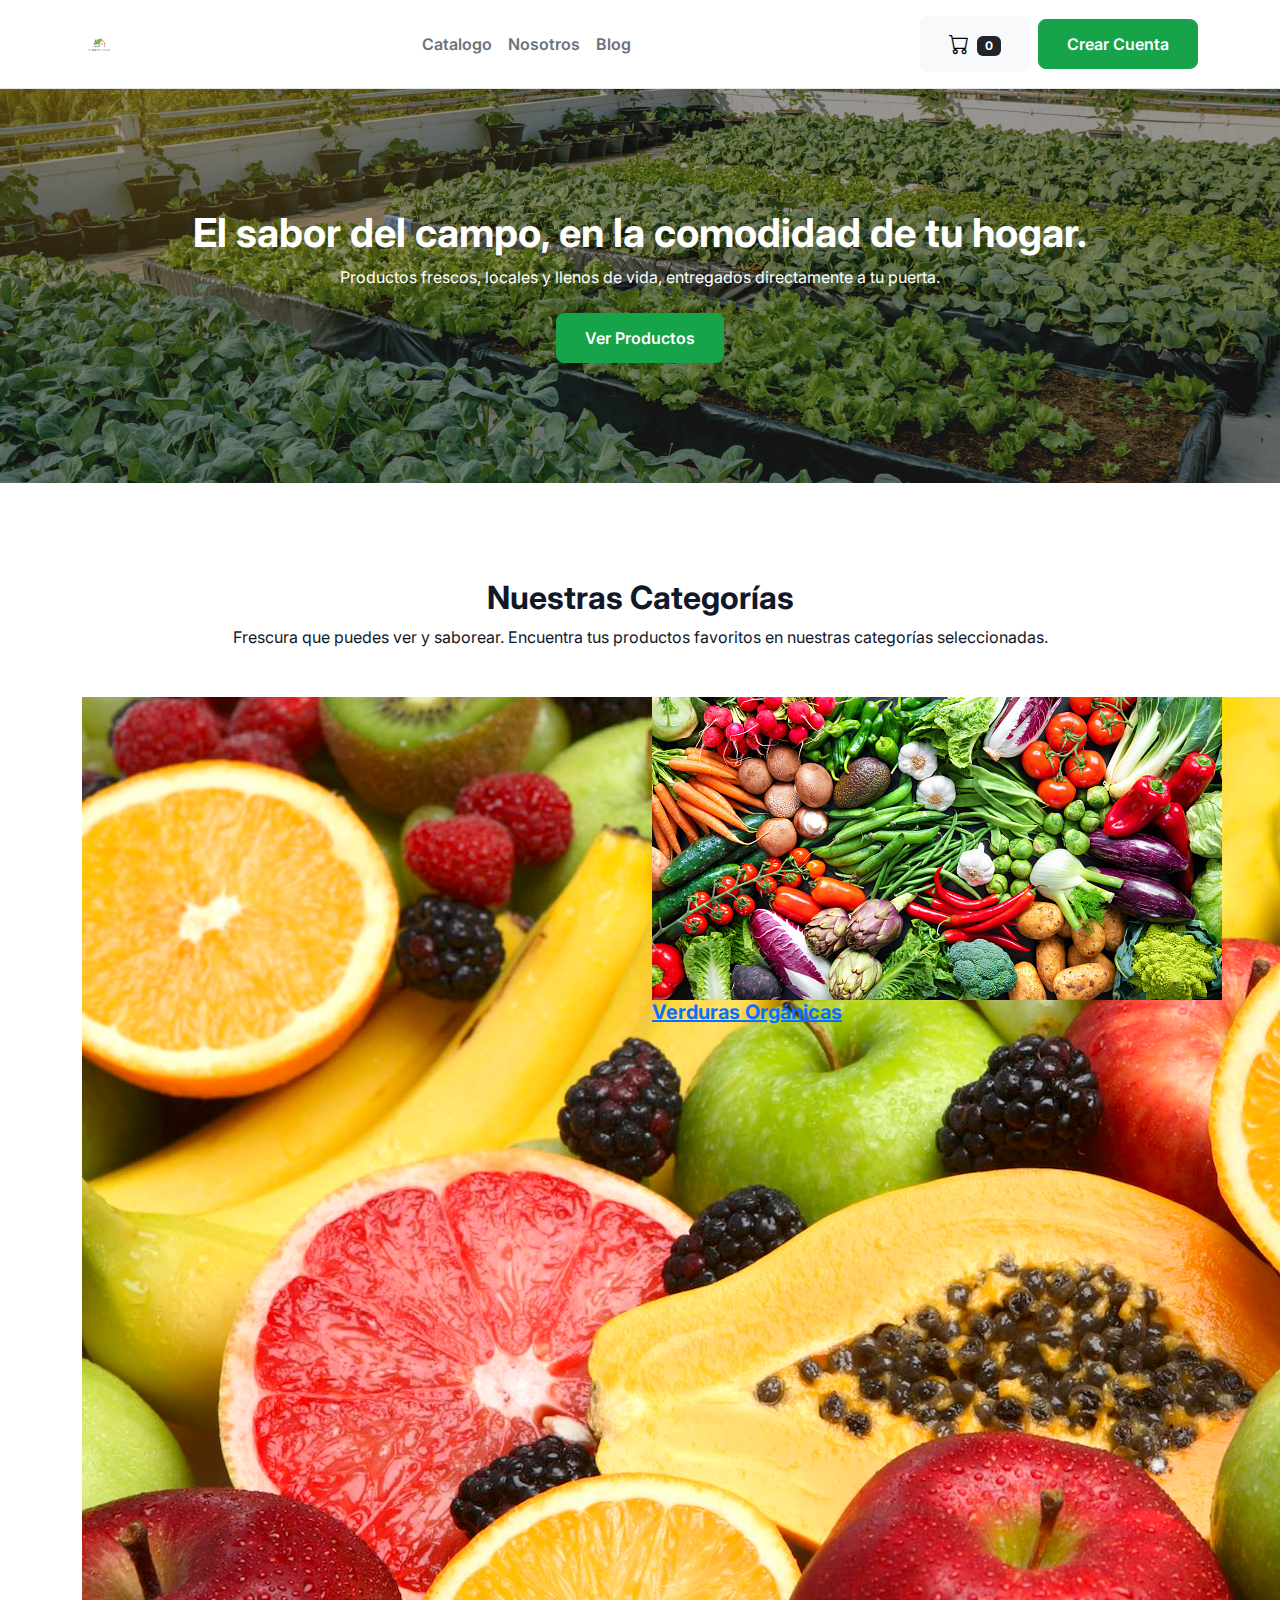
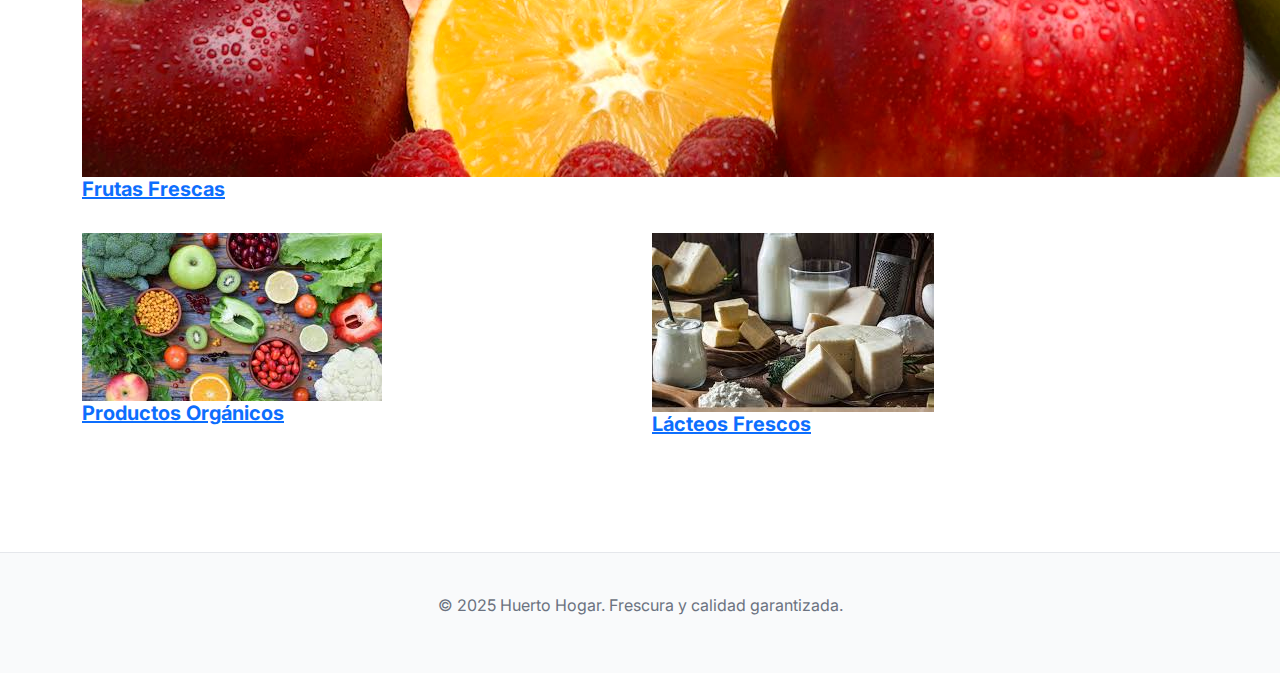
<file: index.html>
<!DOCTYPE html>
<html lang="es">

<head>
    <meta charset="UTF-8">
    <meta name="viewport" content="width=device-width, initial-scale=1.0">
    <title>Huerto Hogar - Frescura y Calidad a tu Puerta</title>
    <link rel="stylesheet" href="css/bootstrap.min.css">
    <link rel="stylesheet" href="css/miestilo.css">
    <link rel="stylesheet" href="https://cdn.jsdelivr.net/npm/bootstrap-icons@1.10.5/font/bootstrap-icons.css">

</head>

<body>

    <nav class="navbar navbar-expand-lg navbar-light">
        <div class="container">
            <a class="navbar-brand" href="index.html">
                <img src="img/logo.png" alt="Logo Huerto Hogar">
            </a>
            <button class="navbar-toggler" type="button" data-bs-toggle="collapse" data-bs-target="#navbarNav">
                <span class="navbar-toggler-icon"></span>
            </button>
            <div class="collapse navbar-collapse" id="navbarNav">
                <ul class="navbar-nav mx-auto">
                    <li class="nav-item"><a class="nav-link" href="#categorias">Catalogo</a></li>
                    <li class="nav-item"><a class="nav-link" href="#">Nosotros</a></li>
                    <li class="nav-item"><a class="nav-link" href="blog.html">Blog</a></li>
                </ul>
                <div class="d-flex align-items-center">
                    <a href="carrito.html" class="btn btn-light me-2">
                        <i class="bi bi-cart fs-5"></i>
                        <span class="badge bg-dark text-white ms-1" id="carrito-contador">0</span>
                    </a>
                    <a href="registro.html" class="btn btn-primary d-none d-lg-block">Crear Cuenta</a>
                </div>
            </div>
        </div>
    </nav>

    <header class="hero-section-con-imagen">
        <div class="container text-center">
            <h1 class="mx-auto">El sabor del campo, en la comodidad de tu hogar.</h1>
            <p class="mx-auto">Productos frescos, locales y llenos de vida, entregados directamente a tu puerta.</p>
            <div class="mt-4">
                <!-- Botón en el hero -->
                <a href="#categorias" class="btn btn-primary">Ver Productos</a>
            </div>
    </header>
    <main class="container my-5 py-5" id="categorias">
        <div class="text-center mb-5">
            <h2 class="section-title">Nuestras Categorías</h2>
            <p class="section-subtitle">Frescura que puedes ver y saborear. Encuentra tus productos favoritos en
                nuestras categorías seleccionadas.</p>
        </div>

        <div class="row g-4">
            <div class="col-md-6">
                <a href="frutasfres.html" class="card-category">
                    <img src="img/frutasfrescas.jpg" alt="Frutas Frescas">
                    <div class="card-category-overlay">
                        <h5 class="card-category-title">Frutas Frescas</h5>
                    </div>
                </a>
            </div>
            <div class="col-md-6">
                <a href="verduras.html" class="card-category">
                    <img src="img/organicas.jpg" alt="Verduras Orgánicas">
                    <div class="card-category-overlay">
                        <h5 class="card-category-title">Verduras Orgánicas</h5>
                    </div>
                </a>
            </div>
            <div class="col-md-6">
                <a href="productosorg.html" class="card-category">
                    <img src="img/prodorganicos.jpg" alt="Productos Orgánicos">
                    <div class="card-category-overlay">
                        <h5 class="card-category-title">Productos Orgánicos</h5>
                    </div>
                </a>
            </div>
            <div class="col-md-6">
                <a href="#" class="card-category">
                    <img src="img/lacteos.jpg" alt="Lácteos Frescos">
                    <div class="card-category-overlay">
                        <h5 class="card-category-title">Lácteos Frescos</h5>
                    </div>
                </a>
            </div>
        </div>
    </main>


    <footer class="footer text-center">
        <div class="container">
            <p>&copy; 2025 Huerto Hogar. Frescura y calidad garantizada.</p>
        </div>
    </footer>

    <script src="https://cdn.jsdelivr.net/npm/bootstrap@5.1.3/dist/js/bootstrap.bundle.min.js"></script>
    <script src="js/carrito.js"></script>
</body>

</html>
</file>
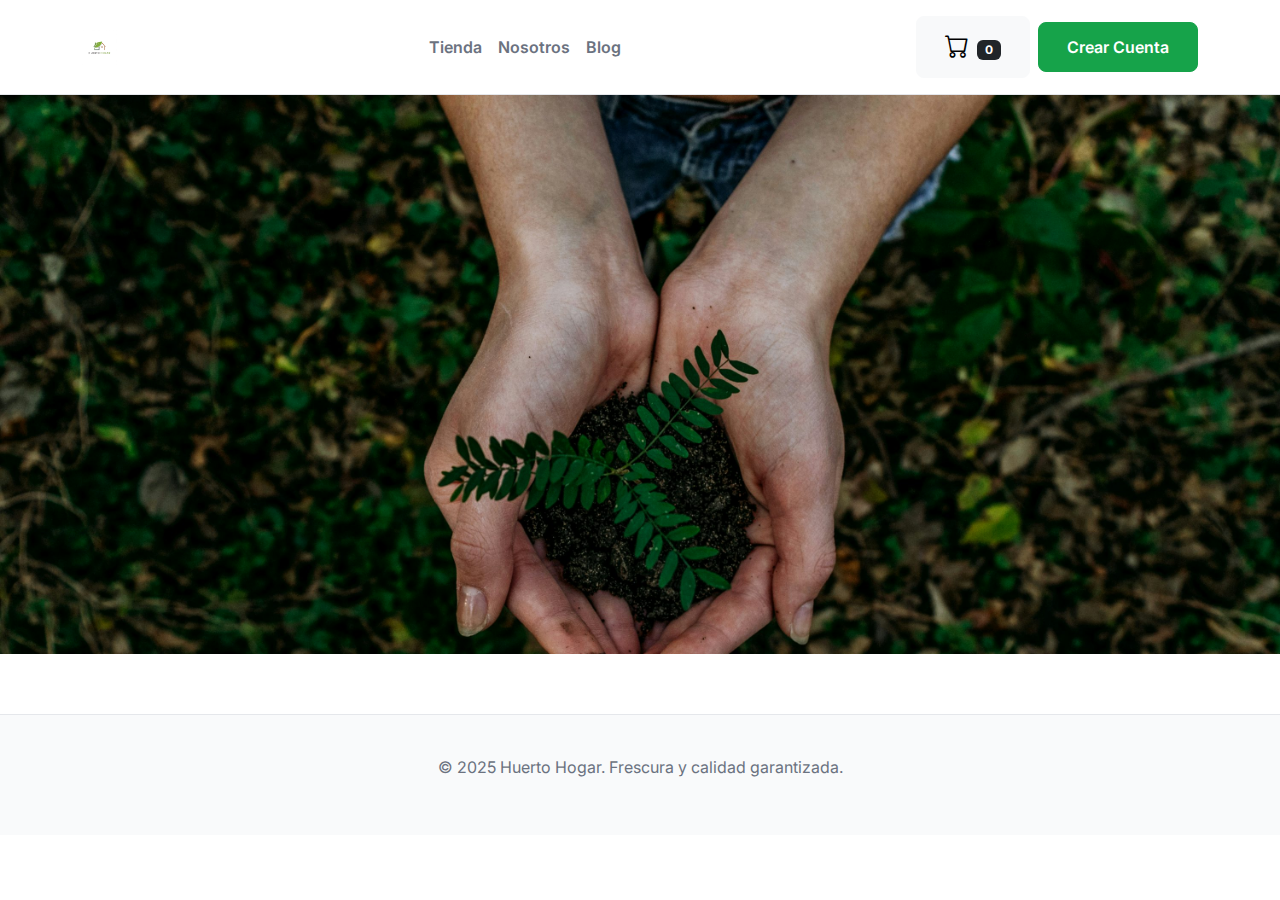
<file: blog.html>
<!DOCTYPE html>
<html lang="es">
<head>
    <meta charset="UTF-8">
    <meta name="viewport" content="width=device-width, initial-scale=1.0">
    <title>Nuestro Compromiso - Huerto Hogar</title>
    <link rel="stylesheet" href="css/bootstrap.min.css">
    <link rel="stylesheet" href="css/miestilo.css">
    <link rel="stylesheet" href="https://cdn.jsdelivr.net/npm/bootstrap-icons@1.10.5/font/bootstrap-icons.css">
</head>
<body>

    <nav class="navbar navbar-expand-lg navbar-light">
        <div class="container">
            <a class="navbar-brand" href="index.html">
                <img src="img/logo.png" alt="Logo Huerto Hogar">
            </a>
            <button class="navbar-toggler" type="button" data-bs-toggle="collapse" data-bs-target="#navbarNav">
                <span class="navbar-toggler-icon"></span>
            </button>
            <div class="collapse navbar-collapse" id="navbarNav">
                <ul class="navbar-nav mx-auto">
                    <li class="nav-item"><a class="nav-link" href="index.html">Tienda</a></li>
                    <li class="nav-item"><a class="nav-link" href="nosotros.html">Nosotros</a></li>
                    <li class="nav-item"><a class="nav-link" href="blog.html">Blog</a></li>
                </ul>
                <div class="d-flex align-items-center">
                    <a href="carrito.html" class="btn btn-light me-2">
                        <i class="bi bi-cart fs-4"></i>
                        <span class="badge bg-dark text-white ms-1" id="carrito-contador">0</span>
                    </a>
                    <a href="registro.html" class="btn btn-primary d-none d-lg-block">Crear Cuenta</a>
                </div>
            </div>
        </div>
    </nav>

    <main>
        <section class="hero-blog-background position-relative d-flex align-items-center justify-content-center text-white text-center">
            <div id="blogCarousel" class="carousel slide carousel-fade position-absolute top-0 start-0 w-100 h-100" data-bs-ride="carousel" data-bs-interval="5000">
                <div class="carousel-inner w-100 h-100">
                    <div class="carousel-item active">
                        <img src="img/blog4.jpg" class="d-block w-100 h-100 object-fit-cover" alt="Campo de cultivo">
                    </div>
                    <div class="carousel-item">
                        <img src="img/blog6.jpg" class="d-block w-100 h-100 object-fit-cover" alt="Frutas Frescas">
                    </div>
                    <div class="carousel-item">
                        <img src="img/blog3.jpg" class="d-block w-100 h-100 object-fit-cover" alt="Verduras Orgánicas">
                    </div>
                </div>
            </div>
            
            <div class="blog-overlay position-absolute top-0 start-0 w-100 h-100 bg-dark opacity-50"></div>
            
            <div class="container blog-content text-white z-index-1 position-relative py-5">
                <div class="row justify-content-center">
                    <div class="col-lg-8">
                        <h1 class="display-4 mb-3">Un Estilo de Vida Saludable con Huerto Hogar</h1>
                        <p class="lead mb-4">Descubre cómo nuestros productos frescos y orgánicos te ayudan a vivir mejor. Conectamos la pureza del campo con la comodidad de tu hogar.</p>
                        
                        <h2 class="h4 mt-5">Nuestra Granja: Sostenibilidad y Pasión</h2>
                        <p class="mb-4">En el corazón de Huerto Hogar, nuestra granja es un santuario de prácticas sostenibles. Cultivamos con respeto por la tierra, asegurando que cada cosecha sea tan pura como nutritiva. Es nuestra promesa de calidad, directamente de nuestra tierra a tu mesa.</p>

                        <a href="index.html" class="btn btn-primary btn-lg mt-3">Descubre Nuestros Productos</a>
                    </div>
                </div>
            </div>
        </section>
    </main>

    <footer class="footer text-center">
        <div class="container">
            <p>&copy; 2025 Huerto Hogar. Frescura y calidad garantizada.</p>
        </div>
    </footer>

    <script src="https://cdn.jsdelivr.net/npm/bootstrap@5.1.3/dist/js/bootstrap.bundle.min.js"></script>
    <script src="js/carrito.js"></script>
</body>
</html>
</file>
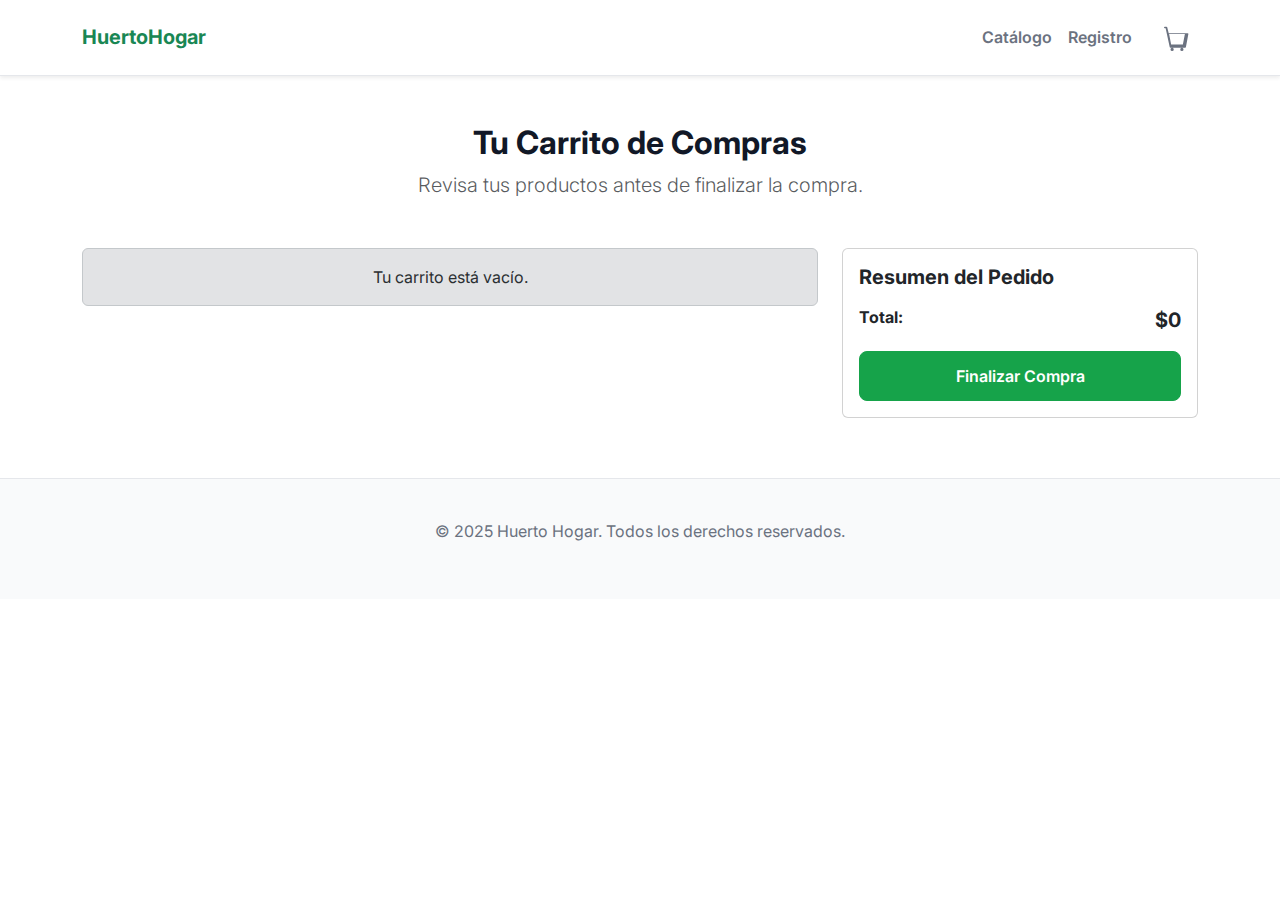
<file: carrito.html>
<!DOCTYPE html>
<html lang="es">
<head>
    <meta charset="UTF-8">
    <meta name="viewport" content="width=device-width, initial-scale=1.0">
    <title>Tu Carrito de Compras - Huerto Hogar</title>

    <link rel="stylesheet" href="css/bootstrap.min.css">
    <link rel="stylesheet" href="css/miestilo.css">
    <link rel="stylesheet" href="https://cdn.jsdelivr.net/npm/bootstrap-icons@1.10.5/font/bootstrap-icons.css">
</head>
<body>

    <nav class="navbar navbar-expand-lg shadow-sm bg-white">
        <div class="container">
            <a class="navbar-brand fw-bold text-success" href="index.html">HuertoHogar</a>
            <button class="navbar-toggler" type="button" data-bs-toggle="collapse" data-bs-target="#menu">
                <span class="navbar-toggler-icon"></span>
            </button>
            <div class="collapse navbar-collapse" id="menu">
                <ul class="navbar-nav ms-auto align-items-center">
                    <li class="nav-item"><a class="nav-link" href="#categorias">Catálogo</a></li>
                    <li class="nav-item"><a class="nav-link" href="registro.html">Registro</a></li>
                    <!-- Icono de carrito -->
                    <li class="nav-item ms-3">
                        <a class="nav-link position-relative" href="carrito.html" title="Ver carrito">
                            <!-- Icono SVG de carrito -->
                            <svg xmlns="http://www.w3.org/2000/svg" width="26" height="26" fill="currentColor" class="bi bi-cart" viewBox="0 0 16 16">
                              <path d="M0 1.5A.5.5 0 0 1 .5 1h1a.5.5 0 0 1 .485.379L2.89 5H14.5a.5.5 0 0 1 .491.592l-1.5 8A.5.5 0 0 1 13 14H4a.5.5 0 0 1-.491-.408L1.01 2H.5a.5.5 0 0 1-.5-.5zm3.14 4l1.25 6.5h7.22l1.25-6.5H3.14zM5 16a1 1 0 1 0 0-2 1 1 0 0 0 0 2zm6 0a1 1 0 1 0 0-2 1 1 0 0 0 0 2z"/>
                            </svg>
                        </a>
                    </li>
                </ul>
            </div>
        </div>
    </nav>

    <main class="container my-5">
        <div class="text-center mb-5">
            <h2>Tu Carrito de Compras</h2>
            <p class="lead text-muted">Revisa tus productos antes de finalizar la compra.</p>
        </div>

        <div class="row">
            <div class="col-lg-8" id="lista-carrito">
                </div>

            <div class="col-lg-4">
                <div class="card">
                    <div class="card-body">
                        <h5 class="card-title">Resumen del Pedido</h5>
                        <div class="d-flex justify-content-between my-3">
                            <span class="fw-bold">Total:</span>
                            <span class="fw-bold fs-5" id="carrito-total">$0</span>
                        </div>
                        <a href="#" class="btn btn-primary w-100">Finalizar Compra</a>
                    </div>
                </div>
            </div>
        </div>
    </main>

    <footer class="footer text-center">
        <div class="container"><p>&copy; 2025 Huerto Hogar. Todos los derechos reservados.</p></div>
    </footer>
    
    <script src="https://cdn.jsdelivr.net/npm/bootstrap@5.1.3/dist/js/bootstrap.bundle.min.js"></script>
    <script src="js/carrito.js"></script> </body>
</html>
</file>
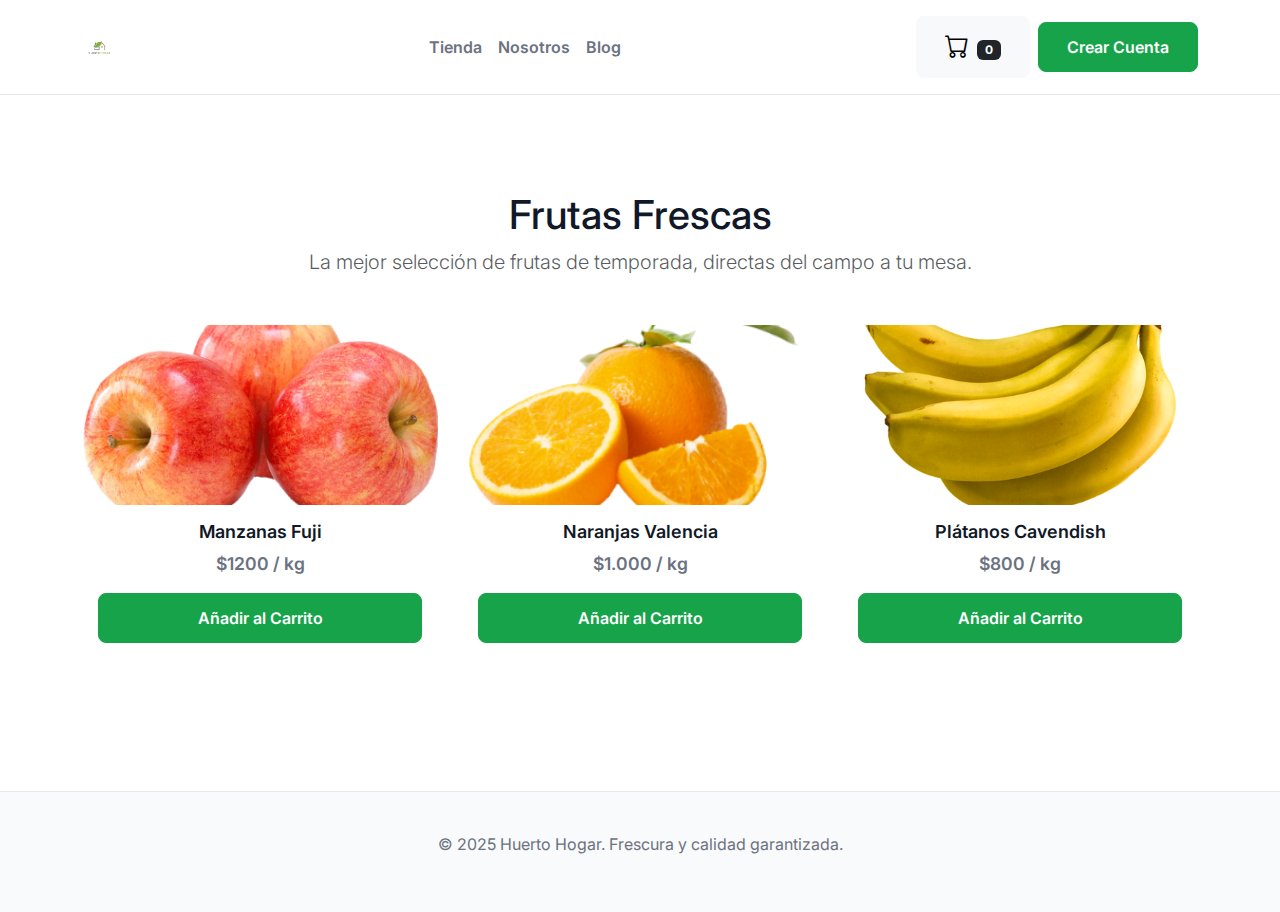
<file: frutasfres.html>
<!DOCTYPE html>
<html lang="es">
<head>
    <meta charset="UTF-8">
    <meta name="viewport" content="width=device-width, initial-scale=1.0">
    <title>Frutas Frescas - Huerto Hogar</title>
    <link rel="stylesheet" href="css/bootstrap.min.css">
    <link rel="stylesheet" href="css/miestilo.css">
    <link rel="stylesheet" href="https://cdn.jsdelivr.net/npm/bootstrap-icons@1.10.5/font/bootstrap-icons.css">
</head>
<body>

    <nav class="navbar navbar-expand-lg navbar-light">
        <div class="container">
            <a class="navbar-brand" href="index.html">
                <img src="img/logo.png" alt="Logo Huerto Hogar">
            </a>
            <button class="navbar-toggler" type="button" data-bs-toggle="collapse" data-bs-target="#navbarNav">
                <span class="navbar-toggler-icon"></span>
            </button>
            <div class="collapse navbar-collapse" id="navbarNav">
                <ul class="navbar-nav mx-auto">
                    <li class="nav-item"><a class="nav-link" href="#">Tienda</a></li>
                    <li class="nav-item"><a class="nav-link" href="#">Nosotros</a></li>
                    <li class="nav-item"><a class="nav-link" href="#">Blog</a></li>
                </ul>
                <div class="d-flex align-items-center">
                    <a href="carrito.html" class="btn btn-light me-2">
                        <i class="bi bi-cart fs-4"></i>
                        <span class="badge bg-dark text-white ms-1" id="carrito-contador">0</span>
                    </a>
                    <a href="registro.html" class="btn btn-primary d-none d-lg-block">Crear Cuenta</a>
                </div>
            </div>
        </div>
    </nav>

    <main class="container my-5 py-5">
        <div class="text-center mb-5">
            <h1 class="h1">Frutas Frescas</h1>
            <p class="lead text-muted">La mejor selección de frutas de temporada, directas del campo a tu mesa.</p>
        </div>

        <div class="row">
            <div class="col-md-6 col-lg-4 mb-4">
                <div class="card card-product">
                    <img src="img/Manzana-Fuji.jpg" class="card-img-top" alt="Manzanas Fuji">
                    <div class="card-body">
                        <h5 class="card-title">Manzanas Fuji</h5>
                        <p class="card-price">$1200 / kg</p>
                        <a href="#" class="btn btn-primary w-100">Añadir al Carrito</a>
                        <h6 class="card-subtitle d-none">$1200 CLP / kg</h6>
                    </div>
                </div>
            </div>

            <div class="col-md-6 col-lg-4 mb-4">
                <div class="card card-product">
                    <img src="img/naranja-valencia.png" class="card-img-top" alt="Naranjas Valencia">
                    <div class="card-body">
                        <h5 class="card-title">Naranjas Valencia</h5>
                        <p class="card-price">$1.000 / kg</p>
                        <a href="#" class="btn btn-primary w-100">Añadir al Carrito</a>
                        <h6 class="card-subtitle d-none">$1000 CLP / kg</h6>
                    </div>
                </div>
            </div>

            <div class="col-md-6 col-lg-4 mb-4">
                <div class="card card-product">
                    <img src="img/Platanos-Cavendish.png" class="card-img-top" alt="Plátanos Cavendish">
                    <div class="card-body">
                        <h5 class="card-title">Plátanos Cavendish</h5>
                        <p class="card-price">$800 / kg</p>
                        <a href="#" class="btn btn-primary w-100">Añadir al Carrito</a>
                        <h6 class="card-subtitle d-none">$800 CLP / kg</h6>
                    </div>
                </div>
            </div>
        </div>
    </main>
    
    <footer class="footer text-center">
        <div class="container">
            <p>&copy; 2025 Huerto Hogar. Frescura y calidad garantizada.</p>
        </div>
    </footer>

    <script src="https://cdn.jsdelivr.net/npm/bootstrap@5.1.3/dist/js/bootstrap.bundle.min.js"></script>
    <script src="js/carrito.js"></script>
</body>
</html>
</file>
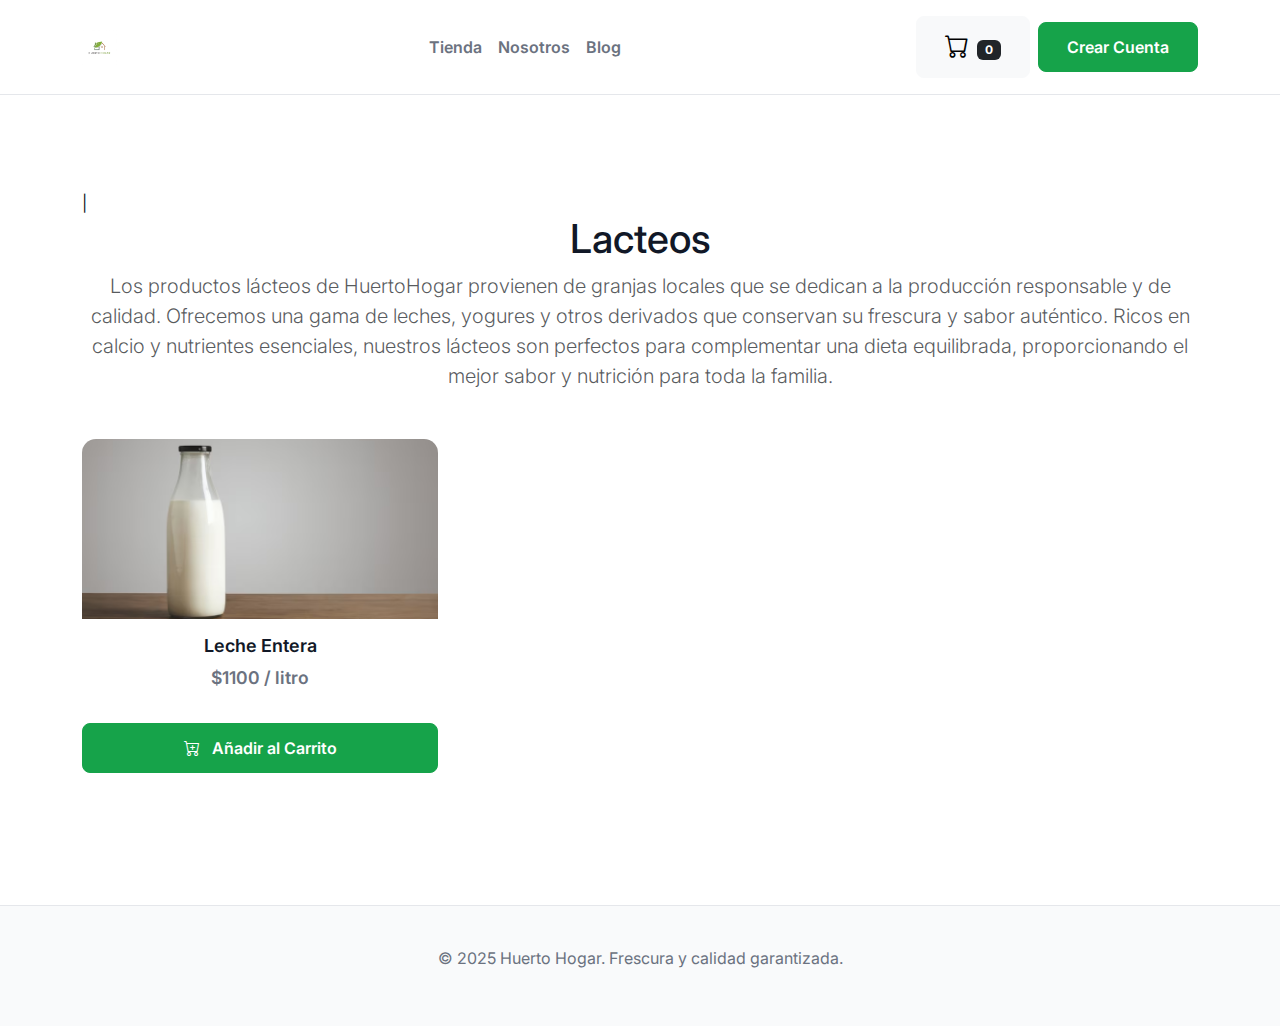
<file: lacteos.html>
<!DOCTYPE html>
<html lang="es">
<head>
    <meta charset="UTF-8">
    <meta name="viewport" content="width=device-width, initial-scale=1.0">
    <title>Productos Orgánicos - Huerto Hogar</title>
    <link rel="stylesheet" href="css/bootstrap.min.css">
    <link rel="stylesheet" href="css/miestilo.css">
    <link rel="stylesheet" href="https://cdn.jsdelivr.net/npm/bootstrap-icons@1.10.5/font/bootstrap-icons.css">
</head>
<body>

    <nav class="navbar navbar-expand-lg navbar-light">
        <div class="container">
            <a class="navbar-brand" href="index.html">
                <img src="img/logo.png" alt="Logo Huerto Hogar">
            </a>
            <button class="navbar-toggler" type="button" data-bs-toggle="collapse" data-bs-target="#navbarNav">
                <span class="navbar-toggler-icon"></span>
            </button>
            <div class="collapse navbar-collapse" id="navbarNav">
                <ul class="navbar-nav mx-auto">
                    <li class="nav-item"><a class="nav-link" href="index.html">Tienda</a></li>
                    <li class="nav-item"><a class="nav-link" href="nosotros.html">Nosotros</a></li>
                    <li class="nav-item"><a class="nav-link" href="blog.html">Blog</a></li>
                </ul>
                <div class="d-flex align-items-center">
                    <a href="carrito.html" class="btn btn-light me-2">
                        <i class="bi bi-cart fs-4"></i>
                        <span class="badge bg-dark text-white ms-1" id="carrito-contador">0</span>
                    </a>
                    <a href="registro.html" class="btn btn-primary d-none d-lg-block">Crear Cuenta</a>
                </div>
            </div>
        </div>
    </nav>

    <main class="container my-5 py-5">|
        <div class="text-center mb-5">
            <h1 class="h1">Lacteos</h1>
            <p class="lead text-muted">Los productos lácteos de HuertoHogar provienen de granjas locales que se
dedican a la producción responsable y de calidad. Ofrecemos una gama de leches, yogures
y otros derivados que conservan su frescura y sabor auténtico. Ricos en calcio y nutrientes
esenciales, nuestros lácteos son perfectos para complementar una dieta equilibrada,
proporcionando el mejor sabor y nutrición para toda la familia.</p>
        </div>

        <div class="row">
            <div class="col-md-6 col-lg-4 mb-4">
                <div class="card card-product">
                    <img src="img/leche.jpg" class="card-img-top" alt="Miel Orgánica">
                    <div class="card-body">
                        <h5 class="card-title">Leche Entera</h5>
                        <p class="card-price">$1100 / litro</p>
                    </div>
                    <div class="btn-container">
                        <a href="#" class="btn btn-primary w-100">
                            <i class="bi bi-cart-plus me-2"></i> Añadir al Carrito
                        </a>
                    </div>
                    <h6 class="card-subtitle d-none">$1100 CLP / litro</h6>
                </div>
            </div>
    </main>
    
    <footer class="footer text-center">
        <div class="container">
            <p>&copy; 2025 Huerto Hogar. Frescura y calidad garantizada.</p>
        </div>
    </footer>

    <script src="https://cdn.jsdelivr.net/npm/bootstrap@5.1.3/dist/js/bootstrap.bundle.min.js"></script>
    <script src="js/carrito.js"></script>
</body>
</html>
</file>
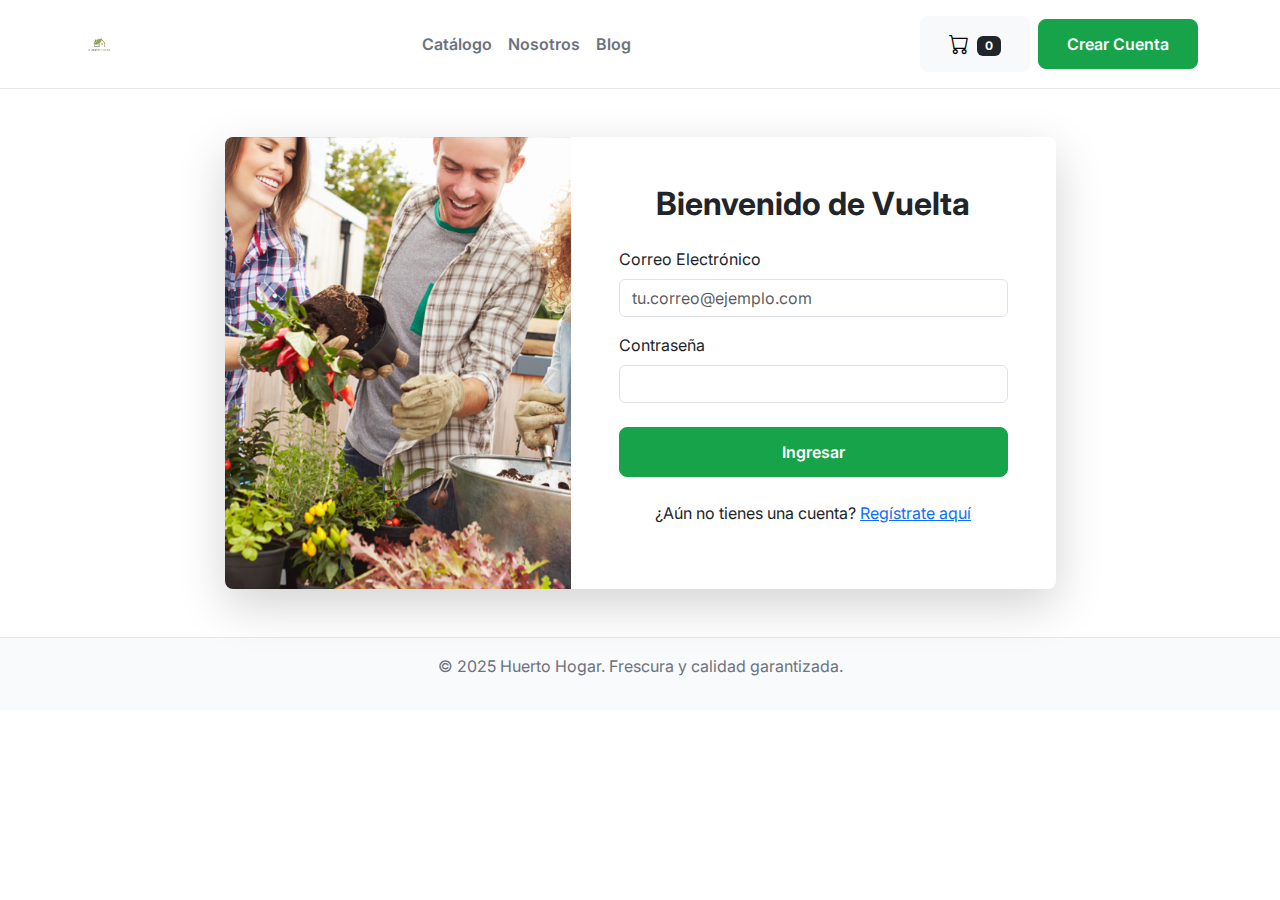
<file: login.html>
<!DOCTYPE html>
<html lang="es">
<head>
    <meta charset="UTF-8">
    <meta name="viewport" content="width=device-width, initial-scale=1.0">
    <title>Iniciar Sesión - Huerto Hogar</title>
    <link rel="stylesheet" href="css/bootstrap.min.css">
    <link rel="stylesheet" href="css/miestilo.css">
    <link rel="stylesheet" href="https://cdn.jsdelivr.net/npm/bootstrap-icons@1.10.5/font/bootstrap-icons.css">
    <style>
        /* Estilo para que la imagen del login ocupe todo el alto de su columna */
        .login-image {
            background-image: url('img/LOGIN1.jpg');
            background-size: cover;
            background-position: center;
            border-top-left-radius: 0.5rem;
            border-bottom-left-radius: 0.5rem;
        }
    </style>
</head>
<body>

    <nav class="navbar navbar-expand-lg navbar-light">
        <div class="container">
            <a class="navbar-brand" href="index.html">
                <img src="img/logo.png" alt="Logo Huerto Hogar">
            </a>
            <button class="navbar-toggler" type="button" data-bs-toggle="collapse" data-bs-target="#navbarNav">
                <span class="navbar-toggler-icon"></span>
            </button>
            <div class="collapse navbar-collapse" id="navbarNav">
                <ul class="navbar-nav mx-auto">
                    <li class="nav-item"><a class="nav-link" href="index.html#categorias">Catálogo</a></li>
                    <li class="nav-item"><a class="nav-link" href="nosotros.html">Nosotros</a></li>
                    <li class="nav-item"><a class="nav-link" href="blog.html">Blog</a></li>
                </ul>
                <div class="d-flex align-items-center">
                    <a href="carrito.html" class="btn btn-light me-2">
                        <i class="bi bi-cart fs-5"></i>
                        <span class="badge bg-dark text-white ms-1" id="carrito-contador">0</span>
                    </a>
                    <a href="registro.html" class="btn btn-primary d-none d-lg-block">Crear Cuenta</a>
                </div>
            </div>
        </div>
    </nav>

    <main class="container my-5">
        <div class="row justify-content-center">
            <div class="col-lg-10 col-xl-9">
                <div class="card shadow-lg border-0 rounded-3">
                    <div class="row g-0">
                        <div class="col-md-5 d-none d-md-block login-image">
                            </div>
                        
                        <div class="col-md-7">
                            <div class="card-body p-4 p-sm-5">
                                <h2 class="text-center mb-4 section-title">Bienvenido de Vuelta</h2>
                                
                                <form action="index.html">
                                    <div class="mb-3">
                                        <label for="email" class="form-label">Correo Electrónico</label>
                                        <input type="email" class="form-control" id="email" placeholder="tu.correo@ejemplo.com" required>
                                    </div>
                                    
                                    <div class="mb-4">
                                        <label for="password" class="form-label">Contraseña</label>
                                        <input type="password" class="form-control" id="password" required>
                                    </div>
                                    
                                    <button type="submit" class="btn btn-primary w-100">Ingresar</button>
                                </form>
                                
                                <p class="mt-4 text-center">
                                    ¿Aún no tienes una cuenta? <a href="registro.html">Regístrate aquí</a>
                                </p>
                            </div>
                        </div>
                    </div>
                </div>
            </div>
        </div>
    </main>

    <footer class="footer text-center mt-auto py-3">
        <div class="container">
            <p>&copy; 2025 Huerto Hogar. Frescura y calidad garantizada.</p>
        </div>
    </footer>

    <script src="https://cdn.jsdelivr.net/npm/bootstrap@5.1.3/dist/js/bootstrap.bundle.min.js"></script>
    <script src="js/carrito.js"></script>
</body>
</html>
</file>
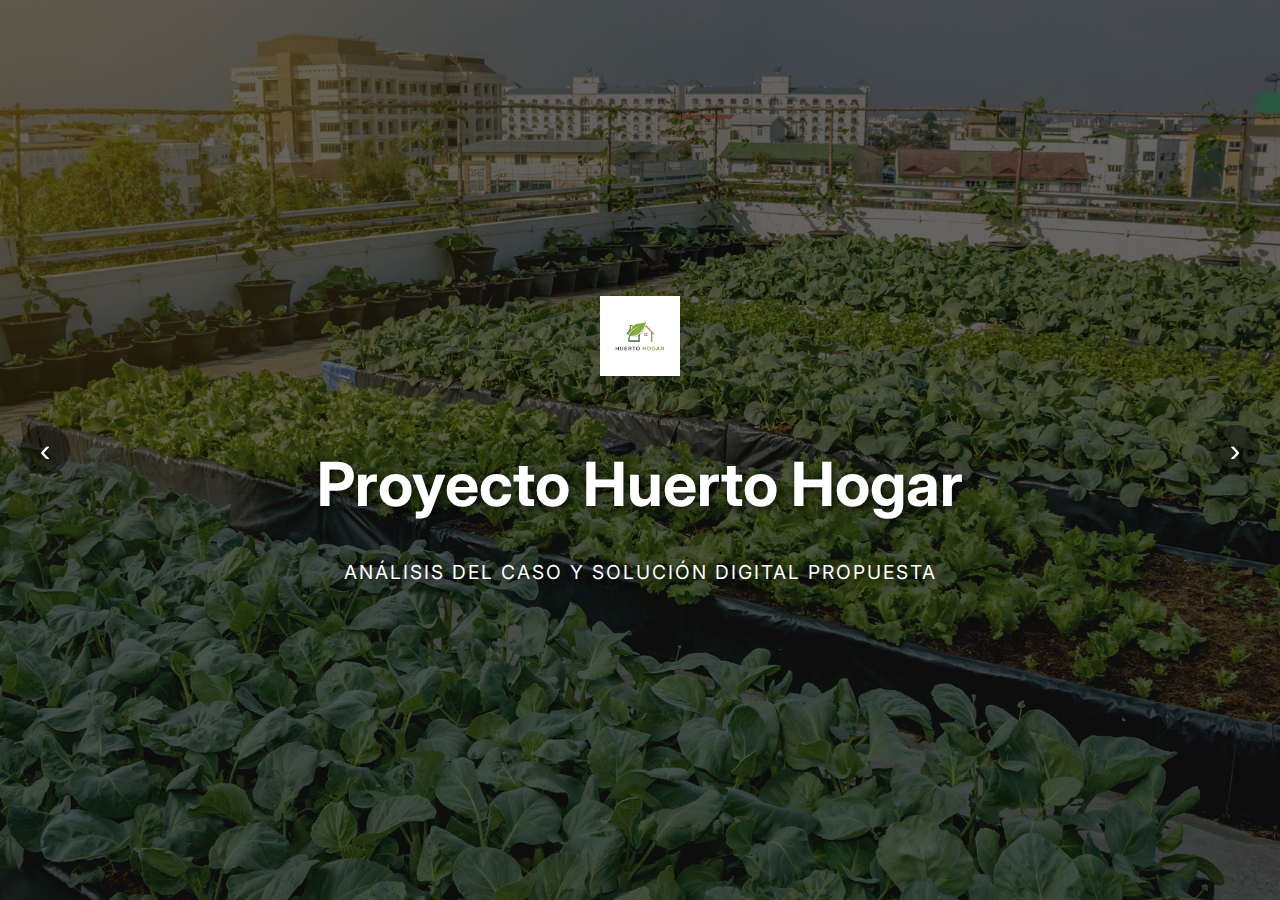
<file: presentacion.html>
<!DOCTYPE html>
<html lang="es">
<head>
    <meta charset="UTF-8">
    <meta name="viewport" content="width=device-width, initial-scale=1.0">
    <title>Presentación Completa: Huerto Hogar</title>
    <style>
        /* ESTILOS GENERALES Y DE LEGIBILIDAD MEJORADA */
        @import url('https://fonts.googleapis.com/css2?family=Inter:wght@400;600;700&display=swap');
        
        body {
            font-family: 'Inter', sans-serif;
            margin: 0;
            overflow: hidden;
            background-color: #f0f0f0;
        }

        /* CONTENEDOR DE DIAPOSITIVAS */
        .slides-container {
            position: relative;
            width: 100vw;
            height: 100vh;
        }

        /* ESTILO DE CADA DIAPOSITIVA */
        .slide {
            position: absolute;
            top: 0;
            left: 0;
            width: 100%;
            height: 100%;
            background-color: white;
            display: flex;
            flex-direction: column;
            justify-content: center;
            align-items: center;
            text-align: center;
            padding: 40px 60px;
            box-sizing: border-box;
            opacity: 0;
            visibility: hidden;
            transition: opacity 0.6s ease-in-out, visibility 0s 0.6s;
        }

        .slide.active {
            opacity: 1;
            visibility: visible;
            transition: opacity 0.6s ease-in-out;
            z-index: 1;
        }

        /* ESTILOS DE TEXTO MEJORADOS */
        .slide h1 { font-size: 3.8rem; color: #16A34A; margin-bottom: 20px; }
        .slide h2 { font-size: 2.8rem; color: #111827; margin-bottom: 30px; }
        .slide h3 { font-size: 1.2rem; color: #6B7280; font-weight: 400; letter-spacing: 2px; text-transform: uppercase; }
        .slide p { 
            font-size: 1.3rem; /* Letra más grande */
            color: #374151; 
            max-width: 850px; 
            line-height: 1.7; /* Mayor espaciado entre líneas */
        }
        .slide .highlight { color: #16A34A; font-weight: 700; }
        .slide ul { list-style: none; padding: 0; }
        .slide li { 
            font-size: 1.1rem; /* Letra de listas más grande */
            line-height: 1.6;
            margin-bottom: 15px; 
            background: #f9fafb; 
            padding: 15px 25px; 
            border-radius: 8px; 
            border-left: 5px solid #16A34A; 
            text-align: left;
        }

        /* ELEMENTOS ESPECÍFICOS */
        .slide-title {
            background-size: cover; background-position: center; color: white;
        }
        /* Capa oscura sobre la imagen para mejorar contraste */
        .slide-title::before {
            content: ''; position: absolute; top:0; left:0; right:0; bottom:0;
            background-color: rgba(0,0,0,0.6); /* Overlay más oscuro */
        }
        /* Sombra de texto más fuerte para legibilidad */
        .slide-title > * { 
            position: relative; 
            z-index: 2; 
            text-shadow: 2px 2px 8px rgba(0,0,0,0.8);
        }
        .slide-title h1, .slide-title h3, .slide-title p { color: white; }
        

        .slide .logo { max-height: 80px; margin-bottom: 30px; }
        .slide .content-columns { display: flex; gap: 40px; justify-content: center; align-items: flex-start; width: 100%; max-width: 1200px; }
        .slide .column { flex: 1; }
        .slide .column ul { display: block; }
        
        /* NAVEGACIÓN */
        .nav-button {
            position: fixed; top: 50%; transform: translateY(-50%);
            background-color: rgba(0, 0, 0, 0.4); color: white; border: none;
            font-size: 2rem; padding: 10px 15px; cursor: pointer; z-index: 10;
            border-radius: 50%; width: 50px; height: 50px; display: flex;
            justify-content: center; align-items: center;
        }
        .nav-button:hover { background-color: rgba(0, 0, 0, 0.6); }
        #prevBtn { left: 20px; }
        #nextBtn { right: 20px; }
    </style>
</head>
<body>

    <div class="slides-container">

        <section class="slide active slide-title" style="background-image: url('img/fondo1.jpg');">
            <img src="img/logo.png" alt="Logo Huerto Hogar" class="logo">
            <h1>Proyecto Huerto Hogar</h1>
            <h3>Análisis del Caso y Solución Digital Propuesta</h3>
        </section>

        <section class="slide slide-title" style="background-image: url('img/blog1.jpg');">
            <h2>El Problema: Un Negocio Exitoso sin Presencia Digital</h2>
            <p>Huerto Hogar tiene <span class="highlight">6 años de experiencia</span> y <span class="highlight">9 locales</span> en Chile, pero carece de un canal de ventas online.</p>
            <p>Esto limita su crecimiento, impide una gestión eficiente y lo deja en desventaja frente a la competencia digital.</p>
        </section>
        
        <section class="slide slide-title" style="background-image: url('img/blog2.jpg');">
            <h2>La Solución: Una Plataforma E-Commerce Integral</h2>
            <p>Desarrollar una <span class="highlight">tienda online funcional</span> y un <span class="highlight">panel de administrador</span> para digitalizar la experiencia de compra y optimizar la gestión del inventario.</p>
        </section>

        <section class="slide">
            <h2>Requisitos Funcionales Clave</h2>
            <p>Estas son las funcionalidades esenciales que se implementaron para que el sistema opere correctamente.</p>
            <div class="content-columns">
                <div class="column">
                    <ul>
                        <li><strong>Registro y Autenticación:</strong> Permitir a los usuarios crear cuentas seguras con correo y contraseña.</li>
                        <li><strong>Gestión de Perfiles:</strong> Los usuarios pueden actualizar su dirección y datos de contacto.</li>
                        <li><strong>Catálogo de Productos:</strong> Mostrar productos con detalles como precio, descripción y disponibilidad.</li>
                    </ul>
                </div>
                <div class="column">
                    <ul>
                        <li><strong>Carrito de Compras:</strong> Habilitar la adición, eliminación y modificación de productos en el carrito.</li>
                        <li><strong>Filtros por Categoría:</strong> Implementar filtros para frutas, verduras, orgánicos, etc.</li>
                        <li><strong>Mapa de Ubicaciones:</strong> Añadir un mapa en la sección "Nosotros" con las tiendas físicas.</li>
                    </ul>
                </div>
            </div>
        </section>

        <section class="slide slide-title" style="background-image: url('img/blog3.jpg');">
            <h2>Requisitos No Funcionales</h2>
            <p>Asegurando una experiencia de usuario de alta calidad y un sistema robusto.</p>
            <div class="content-columns">
                <div class="column">
                    <ul>
                        <li><strong>Rendimiento:</strong> El sistema debe ser rápido y responsivo, soportando múltiples usuarios simultáneos.</li>
                        <li><strong>Seguridad:</strong> Uso de prácticas seguras para proteger los datos de los usuarios, como contraseñas encriptadas.</li>
                        <li><strong>Disponibilidad:</strong> Garantizar que el sitio web esté en línea y accesible la mayor parte del tiempo.</li>
                    </ul>
                </div>
                 <div class="column">
                    <ul>
                        <li><strong>Diseño Atractivo:</strong> La interfaz debe reflejar la frescura y naturalidad de la marca.</li>
                        <li><strong>Identidad Visual:</strong> Usar la paleta de colores y tipografías definidas para mantener la coherencia.</li>
                        <li><strong>Compatibilidad:</strong> El sitio debe funcionar correctamente en navegadores modernos como Chrome y Firefox.</li>
                    </ul>
                </div>
            </div>
        </section>

        <section class="slide">
            <h2>Demostración del Producto Final</h2>
            <p>Un vistazo rápido a la tienda online y al panel de administrador en funcionamiento.</p>
             <div class="content-columns">
                <div class="column">
                    <h3>Tienda Online</h3>
                    <img src="img/frutasfrescas.jpg" alt="Captura de la tienda" style="width:100%; border-radius: 8px; box-shadow: 0 5px 15px rgba(0,0,0,0.1);">
                </div>
                <div class="column">
                    <h3>Panel de Administrador</h3>
                    <img src="img/organicas.jpg" alt="Captura del admin" style="width:100%; border-radius: 8px; box-shadow: 0 5px 15px rgba(0,0,0,0.1);">
                </div>
            </div>
        </section>

        <section class="slide slide-title" style="background-image: url('img/prodorganicos.jpg');">
            <h2>Conclusión</h2>
            <p>Se ha desarrollado una solución digital completa que no solo resuelve el problema de la falta de presencia online de Huerto Hogar, sino que también cumple con todos los requisitos funcionales y no funcionales definidos, sentando las bases para su crecimiento futuro en el mercado digital.</p>
        </section>

        <section class="slide slide-title" style="background-image: url('img/fondo1.jpg');">
            <img src="img/logo.png" alt="Logo Huerto Hogar" class="logo">
            <h1>¡Gracias!</h1>
            <h3>¿Preguntas?</h3>
        </section>

    </div>

    <button id="prevBtn" class="nav-button">‹</button>
    <button id="nextBtn" class="nav-button">›</button>

    <script>
        document.addEventListener('DOMContentLoaded', function() {
            const slides = document.querySelectorAll('.slide');
            const nextBtn = document.getElementById('nextBtn');
            const prevBtn = document.getElementById('prevBtn');
            let currentSlide = 0;

            function showSlide(index) {
                slides.forEach((slide, i) => {
                    slide.classList.toggle('active', i === index);
                });
            }

            function nextSlide() {
                currentSlide = (currentSlide + 1) % slides.length;
                showSlide(currentSlide);
            }

            function prevSlide() {
                currentSlide = (currentSlide - 1 + slides.length) % slides.length;
                showSlide(currentSlide);
            }

            nextBtn.addEventListener('click', nextSlide);
            prevBtn.addEventListener('click', prevSlide);

            document.addEventListener('keydown', function(e) {
                if (e.key === 'ArrowRight') {
                    nextSlide();
                } else if (e.key === 'ArrowLeft') {
                    prevSlide();
                }
            });

            showSlide(currentSlide);
        });
    </script>

</body>
</html>
</file>
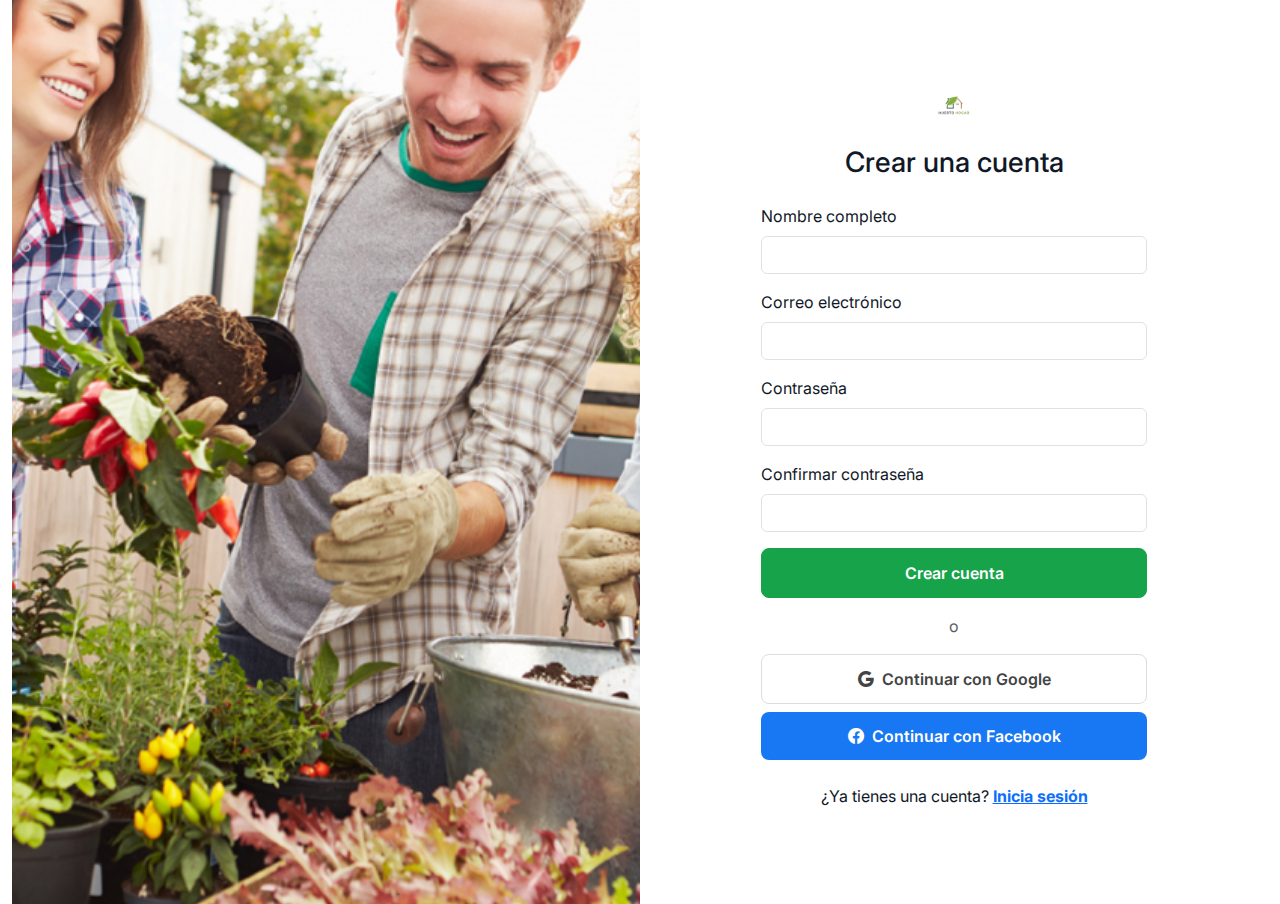
<file: registro.html>
<!DOCTYPE html>
<html lang="es">
<head>
    <meta charset="UTF-8">
    <meta name="viewport" content="width=device-width, initial-scale=1.0">
    <title>Crear Cuenta - Huerto Hogar</title>
    <link rel="stylesheet" href="css/bootstrap.min.css">
    <link rel="stylesheet" href="css/miestilo.css">
    <link rel="stylesheet" href="https://cdn.jsdelivr.net/npm/bootstrap-icons@1.10.5/font/bootstrap-icons.css">
</head>
<body class="registro-body">

    <div class="container-fluid">
        <div class="row g-0 min-vh-100">
            <div class="col-lg-6 d-none d-lg-block registro-bg-image">
            </div>

            <div class="col-lg-6 d-flex flex-column justify-content-center align-items-center p-4 p-md-5">
                <div class="form-container w-100" style="max-width: 450px;">
                    <div class="text-center mb-4">
                        <a href="index.html">
                            <img src="img/logo.png" alt="Logo Huerto Hogar" style="max-height: 50px;">
                        </a>
                        <h1 class="h3 mt-3">Crear una cuenta</h1>
                    </div>
                    
                    <form id="registration-form" novalidate>
                        <div class="mb-3">
                            <label for="fullName" class="form-label">Nombre completo</label>
                            <input type="text" class="form-control" id="fullName" required>
                            <div class="invalid-feedback">Por favor, ingresa tu nombre.</div>
                        </div>
                        <div class="mb-3">
                            <label for="email" class="form-label">Correo electrónico</label>
                            <input type="email" class="form-control" id="email" required>
                            <div class="invalid-feedback">Por favor, ingresa un correo válido.</div>
                        </div>
                        <div class="mb-3">
                            <label for="password" class="form-label">Contraseña</label>
                            <input type="password" class="form-control" id="password" required>
                            <div class="invalid-feedback">La contraseña es requerida.</div>
                        </div>
                        <div class="mb-3">
                            <label for="confirmPassword" class="form-label">Confirmar contraseña</label>
                            <input type="password" class="form-control" id="confirmPassword" required>
                            <div class="invalid-feedback">Las contraseñas no coinciden.</div>
                        </div>
                        
                        <button type="submit" class="btn btn-primary w-100">Crear cuenta</button>
                    </form>

                    <div class="text-center my-3 text-muted">o</div>

                    <div class="d-grid gap-2">
                        <a href="#" class="btn btn-google"><i class="bi bi-google me-2"></i>Continuar con Google</a>
                        <a href="#" class="btn btn-facebook"><i class="bi bi-facebook me-2"></i>Continuar con Facebook</a>
                    </div>
                    
                    <p class="text-center mt-4">
                        ¿Ya tienes una cuenta? <a href="login.html"><strong>Inicia sesión</strong></a>
                    </p>
                </div>
            </div>
        </div>
    </div>

    <script src="js/registro-form.js"></script>
</body>
</html>
</file>
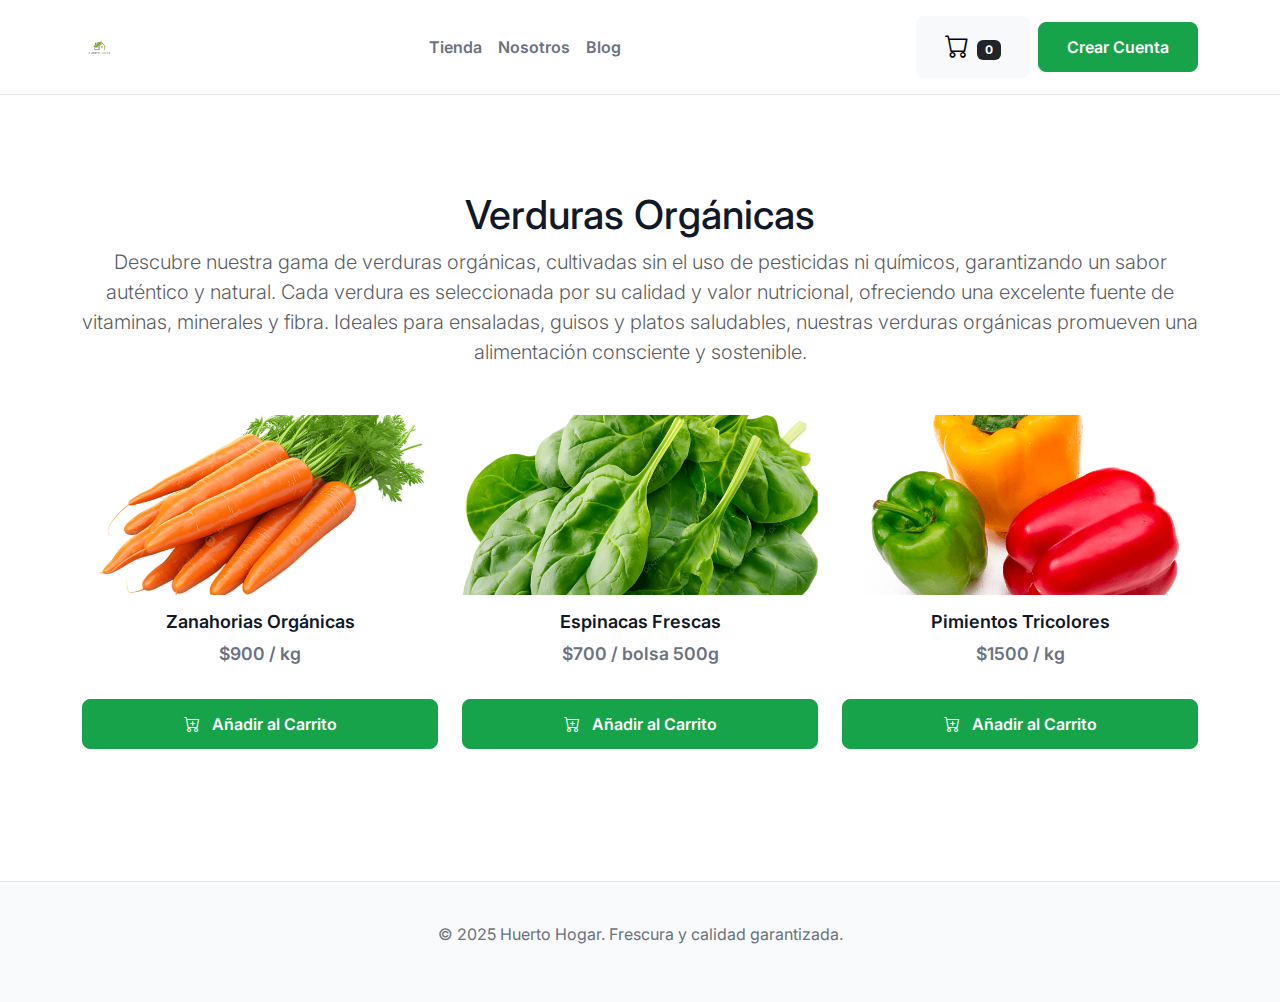
<file: verduras.html>
<!DOCTYPE html>
<html lang="es">
<head>
    <meta charset="UTF-8">
    <meta name="viewport" content="width=device-width, initial-scale=1.0">
    <title>Verduras Orgánicas - Huerto Hogar</title>
    <link rel="stylesheet" href="css/bootstrap.min.css">
    <link rel="stylesheet" href="css/miestilo.css">
    <link rel="stylesheet" href="https://cdn.jsdelivr.net/npm/bootstrap-icons@1.10.5/font/bootstrap-icons.css">
</head>
<body>

    <nav class="navbar navbar-expand-lg navbar-light">
        <div class="container">
            <a class="navbar-brand" href="index.html">
                <img src="img/logo.png" alt="Logo Huerto Hogar">
            </a>
            <button class="navbar-toggler" type="button" data-bs-toggle="collapse" data-bs-target="#navbarNav">
                <span class="navbar-toggler-icon"></span>
            </button>
            <div class="collapse navbar-collapse" id="navbarNav">
                <ul class="navbar-nav mx-auto">
                    <li class="nav-item"><a class="nav-link" href="index.html">Tienda</a></li>
                    <li class="nav-item"><a class="nav-link" href="nosotros.html">Nosotros</a></li>
                    <li class="nav-item"><a class="nav-link" href="blog.html">Blog</a></li>
                </ul>
                <div class="d-flex align-items-center">
                    <a href="carrito.html" class="btn btn-light me-2">
                        <i class="bi bi-cart fs-4"></i>
                        <span class="badge bg-dark text-white ms-1" id="carrito-contador">0</span>
                    </a>
                    <a href="registro.html" class="btn btn-primary d-none d-lg-block">Crear Cuenta</a>
                </div>
            </div>
        </div>
    </nav>

    <main class="container my-5 py-5">
        <div class="text-center mb-5">
            <h1 class="h1">Verduras Orgánicas</h1>
            <p class="lead text-muted">Descubre nuestra gama de verduras orgánicas, cultivadas sin el uso de
pesticidas ni químicos, garantizando un sabor auténtico y natural. Cada verdura es
seleccionada por su calidad y valor nutricional, ofreciendo una excelente fuente de
vitaminas, minerales y fibra. Ideales para ensaladas, guisos y platos saludables, nuestras
verduras orgánicas promueven una alimentación consciente y sostenible.
</p>
        </div>

        <div class="row">
            <div class="col-md-6 col-lg-4 mb-4">
                <div class="card card-product">
                    <img src="img/Zanahorias-Organicas.png" class="card-img-top" alt="Zanahorias Orgánicas">
                    <div class="card-body">
                        <h5 class="card-title">Zanahorias Orgánicas</h5>
                        <p class="card-price">$900 / kg</p>
                    </div>
                    <div class="btn-container">
                        <a href="#" class="btn btn-primary w-100">
                            <i class="bi bi-cart-plus me-2"></i> Añadir al Carrito
                        </a>
                    </div>
                    <h6 class="card-subtitle d-none">$900 CLP / kg</h6>
                </div>
            </div>

            <div class="col-md-6 col-lg-4 mb-4">
                <div class="card card-product">
                    <img src="img/Espinacas-Frescas.png" class="card-img-top" alt="Espinacas Frescas">
                    <div class="card-body">
                        <h5 class="card-title">Espinacas Frescas</h5>
                        <p class="card-price">$700 / bolsa 500g</p>
                    </div>
                    <div class="btn-container">
                        <a href="#" class="btn btn-primary w-100">
                            <i class="bi bi-cart-plus me-2"></i> Añadir al Carrito
                        </a>
                    </div>
                    <h6 class="card-subtitle d-none">$700 CLP / bolsa 500g</h6>
                </div>
            </div>

            <div class="col-md-6 col-lg-4 mb-4">
                <div class="card card-product">
                    <img src="img/Pimientos-Tricolores.png" class="card-img-top" alt="Pimientos Tricolores">
                    <div class="card-body">
                        <h5 class="card-title">Pimientos Tricolores</h5>
                        <p class="card-price">$1500 / kg</p>
                    </div>
                    <div class="btn-container">
                        <a href="#" class="btn btn-primary w-100">
                            <i class="bi bi-cart-plus me-2"></i> Añadir al Carrito
                        </a>
                    </div>
                    <h6 class="card-subtitle d-none">$1500 CLP / kg</h6>
                </div>
            </div>
        </div>
    </main>
    
    <footer class="footer text-center">
        <div class="container">
            <p>&copy; 2025 Huerto Hogar. Frescura y calidad garantizada.</p>
        </div>
    </footer>

    <script src="https://cdn.jsdelivr.net/npm/bootstrap@5.1.3/dist/js/bootstrap.bundle.min.js"></script>
    <script src="js/carrito.js"></script>
</body>
</html>
</file>
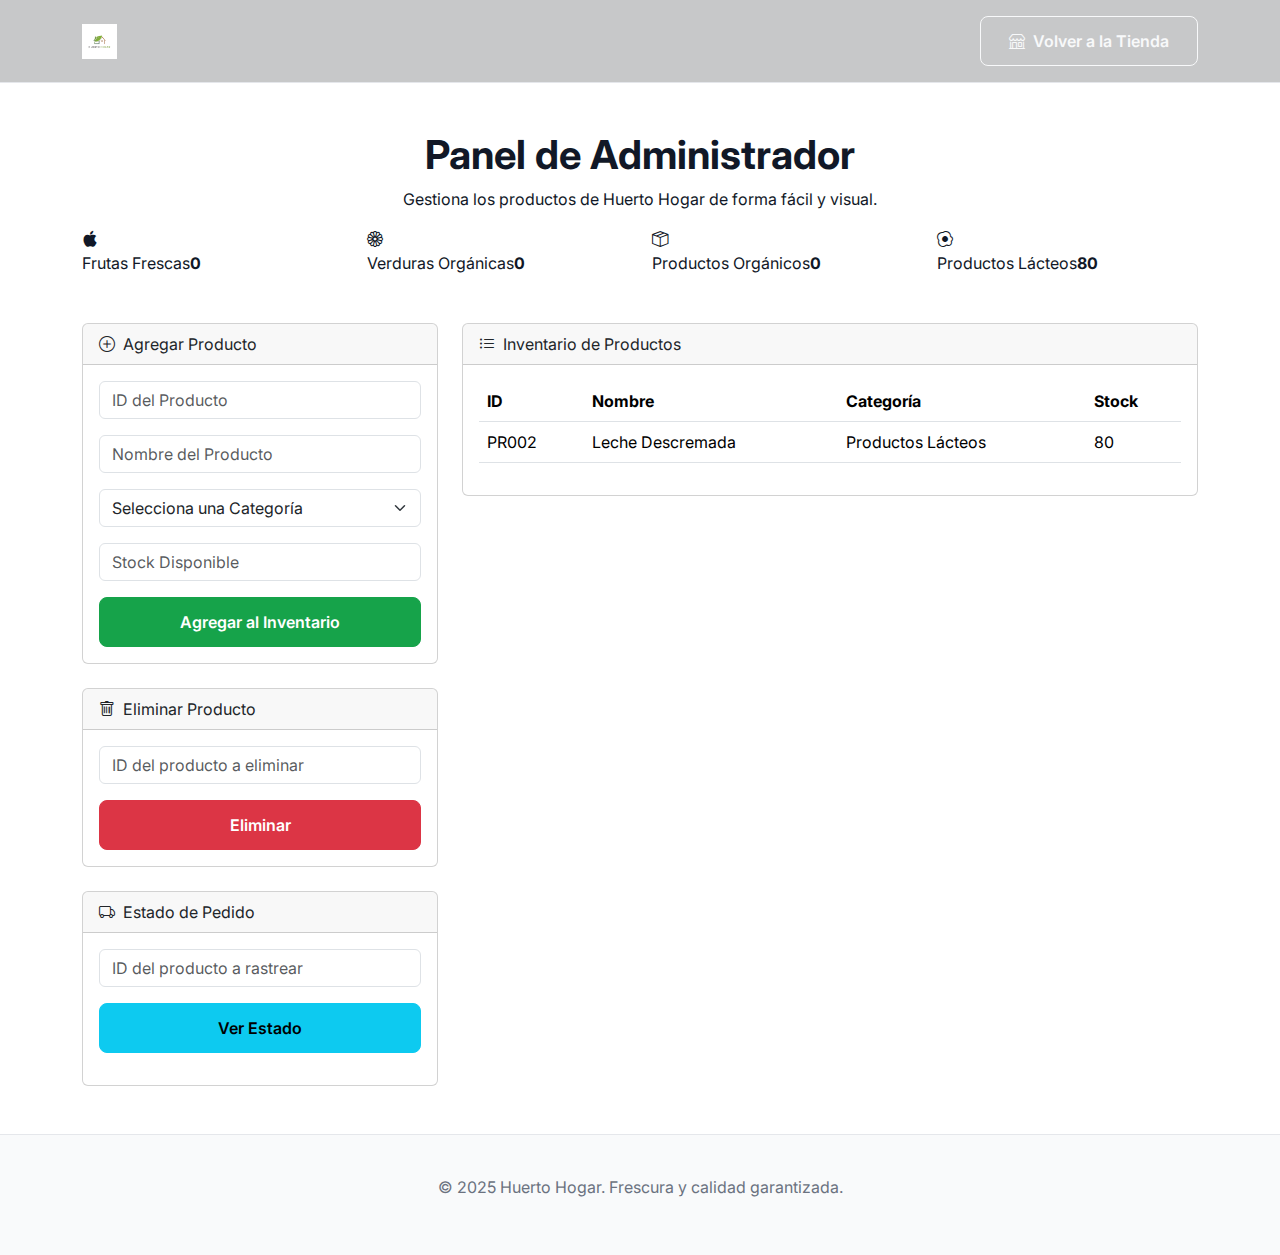
<file: vistadmin.html>
<!DOCTYPE html>
<html lang="es">

<head>
    <meta charset="UTF-8">
    <title>Administrador - Huerto Hogar</title>
    <meta name="viewport" content="width=device-width, initial-scale=1.0">
    
    <link rel="stylesheet" href="css/bootstrap.min.css">
    <link rel="stylesheet" href="css/miestilo.css">
    <link rel="stylesheet" href="https://cdn.jsdelivr.net/npm/bootstrap-icons@1.10.5/font/bootstrap-icons.css">

</head>

<body class="admin-page-background">

    <nav class="navbar navbar-expand-lg navbar-dark bg-dark bg-opacity-25">
        <div class="container">
            <a class="navbar-brand" href="index.html">
                <img src="img/logo.png" alt="Logo Huerto Hogar">
            </a>
            <button class="navbar-toggler" type="button" data-bs-toggle="collapse" data-bs-target="#navbarNav">
                <span class="navbar-toggler-icon"></span>
            </button>
            <div class="collapse navbar-collapse" id="navbarNav">
                <ul class="navbar-nav mx-auto">
                    </ul>
                <div class="d-flex align-items-center">
                    <a href="index.html" class="btn btn-outline-light">
                        <i class="bi bi-shop me-2"></i>Volver a la Tienda
                    </a>
                </div>
            </div>
        </div>
    </nav>
    
    <main class="container my-5">
        <div class="text-center">
            <h1 class="section-title">Panel de Administrador</h1>
            <p class="section-subtitle">Gestiona los productos de Huerto Hogar de forma fácil y visual.</p>
        </div>

        <div class="row g-4 mb-5">
            <div class="col-lg-3 col-md-6">
                <div class="metric-card bg-frutas" id="stockFrutas">
                    <div class="icon"><i class="bi bi-apple"></i></div>
                    <div class="content">Frutas Frescas<strong>0</strong></div>
                </div>
            </div>
            <div class="col-lg-3 col-md-6">
                <div class="metric-card bg-verduras" id="stockVerduras">
                    <div class="icon"><i class="bi bi-flower1"></i></div>
                    <div class="content">Verduras Orgánicas<strong>0</strong></div>
                </div>
            </div>
            <div class="col-lg-3 col-md-6">
                <div class="metric-card bg-organicos" id="stockOrganicos">
                    <div class="icon"><i class="bi bi-box-seam"></i></div>
                    <div class="content">Productos Orgánicos<strong>0</strong></div>
                </div>
            </div>
            <div class="col-lg-3 col-md-6">
                <div class="metric-card bg-lacteos" id="stockLacteos">
                    <div class="icon"><i class="bi bi-egg-fried"></i></div>
                    <div class="content">Productos Lácteos<strong>0</strong></div>
                </div>
            </div>
        </div>

        <div class="row g-4">
            <div class="col-lg-4">
                <div class="card mb-4">
                    <div class="card-header"><i class="bi bi-plus-circle me-2"></i>Agregar Producto</div>
                    <div class="card-body">
                        <form id="formProducto" class="row g-3">
                            <div class="col-12"><input type="text" class="form-control" placeholder="ID del Producto" id="idProducto" required></div>
                            <div class="col-12"><input type="text" class="form-control" placeholder="Nombre del Producto" id="nombreProducto" required></div>
                            <div class="col-12">
                                <select class="form-select" id="categoriaProducto" required>
                                    <option value="" disabled selected>Selecciona una Categoría</option>
                                    <option value="Frutas Frescas">Frutas Frescas</option>
                                    <option value="Verduras Orgánicas">Verduras Orgánicas</option>
                                    <option value="Productos Orgánicos">Productos Orgánicos</option>
                                    <option value="Productos Lácteos">Productos Lácteos</option>
                                </select>
                            </div>
                            <div class="col-12"><input type="number" class="form-control" placeholder="Stock Disponible" id="stockProducto" required></div>
                            <div class="col-12"><button type="submit" class="btn btn-primary w-100">Agregar al Inventario</button></div>
                        </form>
                    </div>
                </div>
                <div class="card mb-4">
                    <div class="card-header"><i class="bi bi-trash me-2"></i>Eliminar Producto</div>
                    <div class="card-body">
                         <form id="formEliminar" class="row g-3">
                            <div class="col-12"><input type="text" class="form-control" placeholder="ID del producto a eliminar" id="idEliminarProducto"></div>
                            <div class="col-12"><button type="button" class="btn btn-danger w-100" id="eliminarProductoBtn">Eliminar</button></div>
                        </form>
                    </div>
                </div>

                <div class="card">
                    <div class="card-header"><i class="bi bi-truck me-2"></i>Estado de Pedido</div>
                    <div class="card-body">
                        <div class="row g-3">
                            <div class="col-12">
                                <input type="text" class="form-control" placeholder="ID del producto a rastrear" id="idEstadoPedido">
                            </div>
                            <div class="col-12">
                                <button class="btn btn-info w-100" id="verEstadoPedidoBtn">Ver Estado</button>
                            </div>
                        </div>
                        <div class="mt-3" id="resultadoEstadoPedido"></div>
                    </div>
                </div>
            </div>

            <div class="col-lg-8">
                <div class="card">
                    <div class="card-header"><i class="bi bi-list-ul me-2"></i>Inventario de Productos</div>
                    <div class="card-body table-responsive">
                        <table class="table table-hover align-middle" id="tablaProductos">
                            <thead>
                                <tr><th>ID</th><th>Nombre</th><th>Categoría</th><th>Stock</th></tr>
                            </thead>
                            <tbody></tbody>
                        </table>
                    </div>
                </div>
            </div>
        </div>
    </main>
    
    <footer class="footer text-center mt-5">
        <div class="container">
            <p>&copy; 2025 Huerto Hogar. Frescura y calidad garantizada.</p>
        </div>
    </footer>

    <script src="https://cdn.jsdelivr.net/npm/bootstrap@5.1.3/dist/js/bootstrap.bundle.min.js"></script>
    <script src="js/vistadmin.js"></script>

</body>
</html>
</file>
<file: css/miestilo.css>
/* css/miestilo.css (Versión Final - Minimalista y Verde) */

/* 1. Importación de Fuentes y Estilos Globales */
@import url('https://fonts.googleapis.com/css2?family=Inter:wght@400;600;700&display=swap');

:root {
    --font-principal: 'Inter', sans-serif;
    --color-fondo: #FFFFFF;
    --color-fondo-sutil: #F9FAFB;
    --color-texto: #111827;
    --color-texto-secundario: #6B7280;
    --color-acento: #16A34A; /* Verde vibrante */
    --color-borde: #E5E7EB;
}

body {
    background-color: var(--color-fondo);
    font-family: var(--font-principal);
    color: var(--color-texto);
    font-size: 16px;
    -webkit-font-smoothing: antialiased;
    -moz-osx-font-smoothing: grayscale;
}

h1, h2, h3, h4, h5, h6 {
    font-weight: 700;
}

/* 2. Componentes Principales */

/* Barra de Navegación */
.navbar {
    background-color: var(--color-fondo);
    border-bottom: 1px solid var(--color-borde);
    padding: 1rem 0;
}
.navbar-brand img { max-height: 35px; }
.navbar .nav-link { font-weight: 600; color: var(--color-texto-secundario); }
.navbar .nav-link:hover { color: var(--color-texto); }

/* Sección de Inicio (Hero) */
.hero-section {
    background-color: var(--color-fondo);
    padding: 100px 0;
}
.hero-section h1 { font-size: 3.5rem; font-weight: 700; max-width: 650px; }
.hero-section p { font-size: 1.125rem; color: var(--color-texto-secundario); max-width: 550px; }

/* Botones */
.btn {
    border-radius: 8px;
    padding: 12px 28px;
    font-weight: 600;
    transition: all 0.2s ease-in-out;
}
.btn-primary {
    background-color: var(--color-acento);
    border-color: var(--color-acento);
    color: #fff;
}
.btn-primary:hover {
    background-color: #15803D;
    border-color: #15803D;
    transform: translateY(-2px);
    box-shadow: 0 4px 15px rgba(0,0,0,0.1);
}
.btn-secondary {
    background-color: var(--color-fondo);
    border-color: var(--color-borde);
    color: var(--color-texto);
}
.btn-secondary:hover {
    background-color: var(--color-fondo-sutil);
    border-color: var(--color-borde);
}

/* Tarjetas de Categoría y Producto */
.card-product {
    border: none;
    background-color: transparent;
    text-align: center;
}
.card-product .card-img-container {
    background-color: var(--color-fondo-sutil);
    border-radius: 12px;
    padding: 2rem;
    margin-bottom: 1rem;
    aspect-ratio: 1 / 1;
    display: flex;
    align-items: center;
    justify-content: center;
    transition: all 0.3s ease;
}
.card-product:hover .card-img-container {
    background-color: #F3F4F6;
}
.card-product .card-img-top {
    width: 100%;
    height: 180px; /* o el alto que prefieras */
    object-fit: cover;
    border-top-left-radius: 14px;
    border-top-right-radius: 14px;
    background: none; /* Elimina el fondo gris */
    display: block;
    margin: 0; /* Elimina márgenes */
    padding: 0; /* Elimina padding */
}
.card-product .card-title {
    font-size: 1.125rem;
    font-weight: 600;
    margin-bottom: 0.5rem;
    color: var(--color-texto);
}
.card-product .card-price {
    font-size: 1.1rem;
    font-weight: 600;
    color: var(--color-texto-secundario);
}

/* Footer */
.footer {
    background-color: var(--color-fondo-sutil);
    color: var(--color-texto-secundario);
    padding: 40px 0;
    margin-top: 60px;
    border-top: 1px solid var(--color-borde);
}

/* --- AÑADE ESTO AL FINAL DE miestilo.css --- */

/* Estilos para la imagen de fondo del Hero Section */
.hero-section-con-imagen {
    position: relative;
    background-image: url('../img/fondo1.jpg'); /* Asegúrate de que esta imagen exista */
    background-size: cover;
    background-position: center;
    color: #ffffff; /* Cambiamos el color del texto a blanco */
    padding: 120px 0;
}

/* Capa oscura para mejorar la legibilidad del texto */
.hero-section-con-imagen::before {
    content: '';
    position: absolute;
    top: 0;
    left: 0;
    right: 0;
    bottom: 0;
    background-color: rgba(0, 0, 0, 0.4); /* Capa semitransparente */
    z-index: 1;
}

/* Aseguramos que el contenido esté por encima de la capa oscura */
.hero-section-con-imagen .container {
    position: relative;
    z-index: 2;
}

.hero-section-con-imagen h1,
.hero-section-con-imagen p {
    color: #ffffff; /* Forzamos el color blanco para el texto dentro del hero */
}

/* Estilos adicionales para las imágenes de las tarjetas de categoría y producto */
.category-card img,
.card-img-top {
    width: 100%;
    height: 180px;
    object-fit: cover;
    border-top-left-radius: 14px;
    border-top-right-radius: 14px;
    background: #e0e0e0;
    display: block;
}


/* Estilos para la Página de Registro */

.registro-body {
    background-color: #ffffff; /* Fondo blanco para el formulario */
}

.registro-bg-image {
    background-image: url('../img/LOGIN1.jpg'); /* Puedes cambiar esta imagen por otra */
    background-size: cover;
    background-position: center;
}

.form-container {
    padding: 2rem;
}

/* Estilos para los botones sociales */
.btn-google {
    background-color: #ffffff;
    color: #444444;
    border: 1px solid #ddd;
    transition: background-color 0.3s ease;
}

.btn-google:hover {
    background-color: #f7f7f7;
    color: #444444;
}

.btn-facebook {
    background-color: #1877F2;
    color: #ffffff;
    border: none;
    transition: background-color 0.3s ease;
}

.btn-facebook:hover {
    background-color: #166fe5;
    color: #ffffff;
}
</file>
